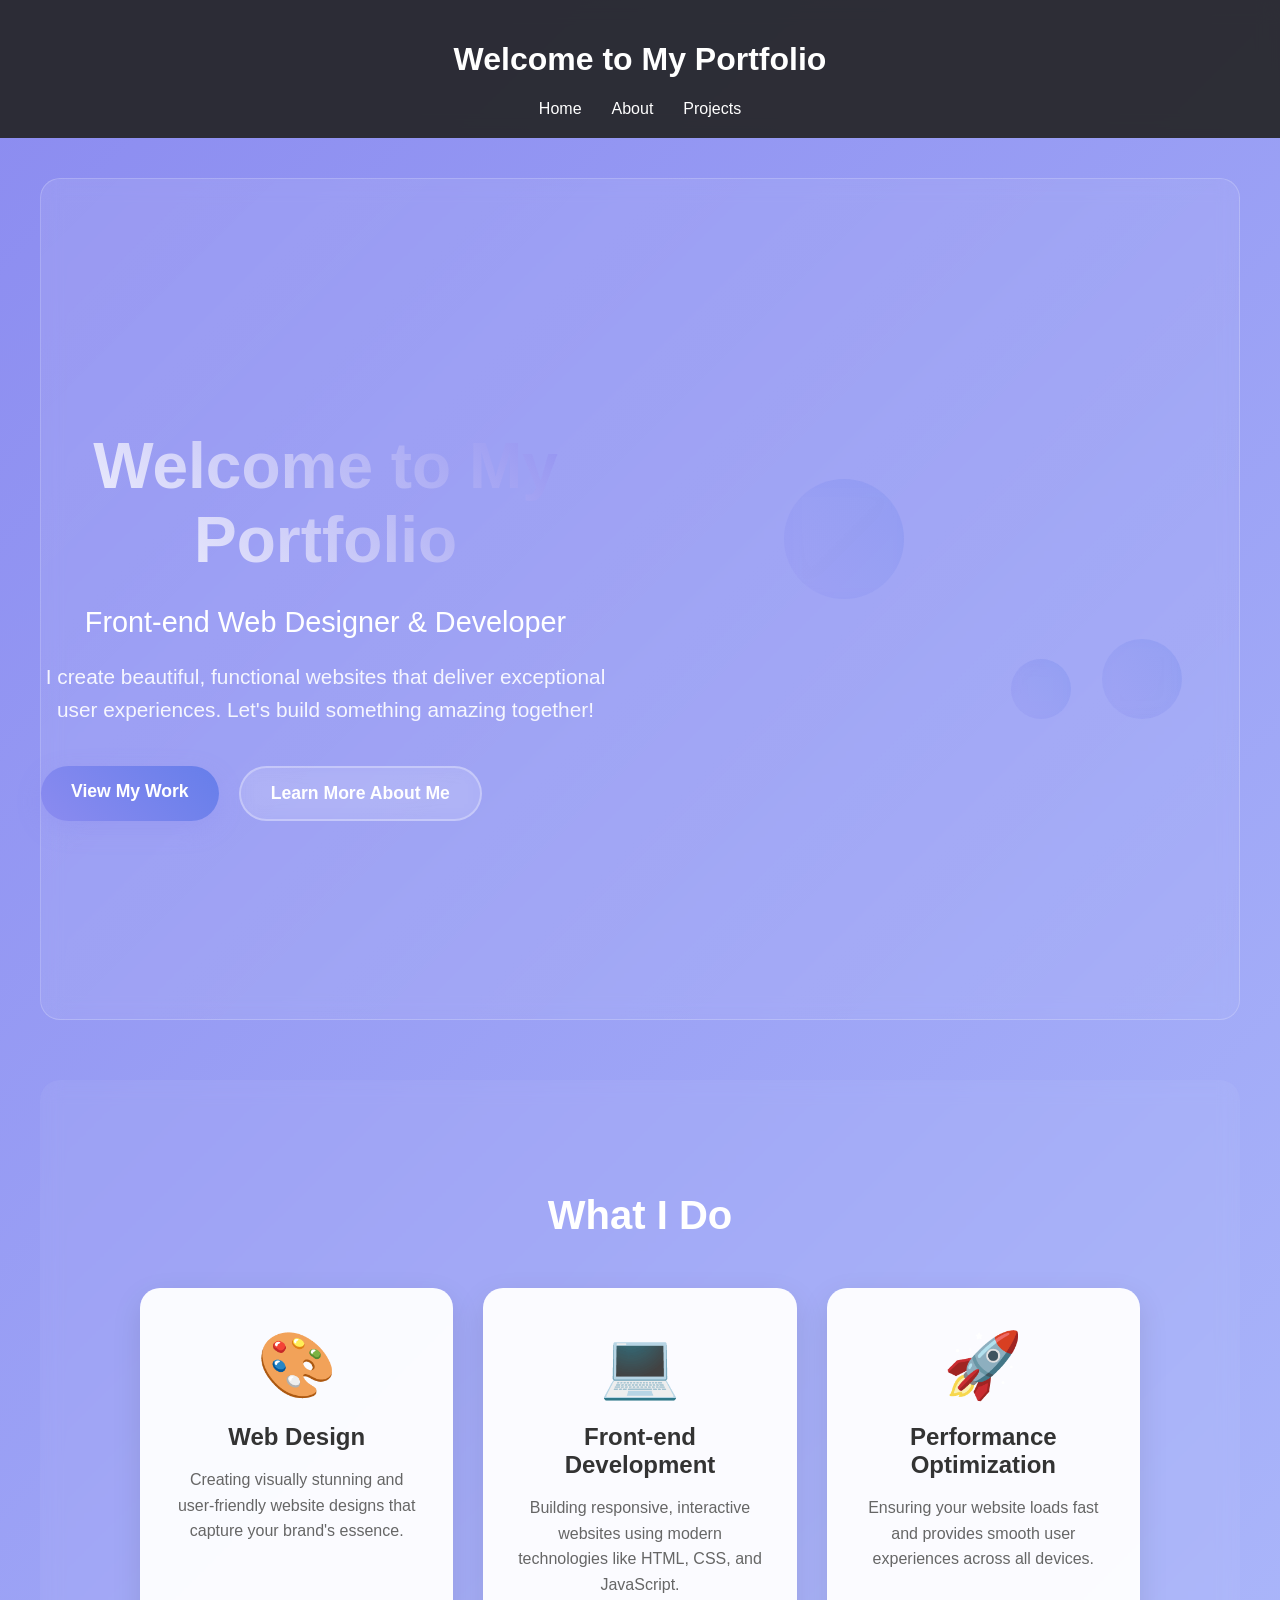
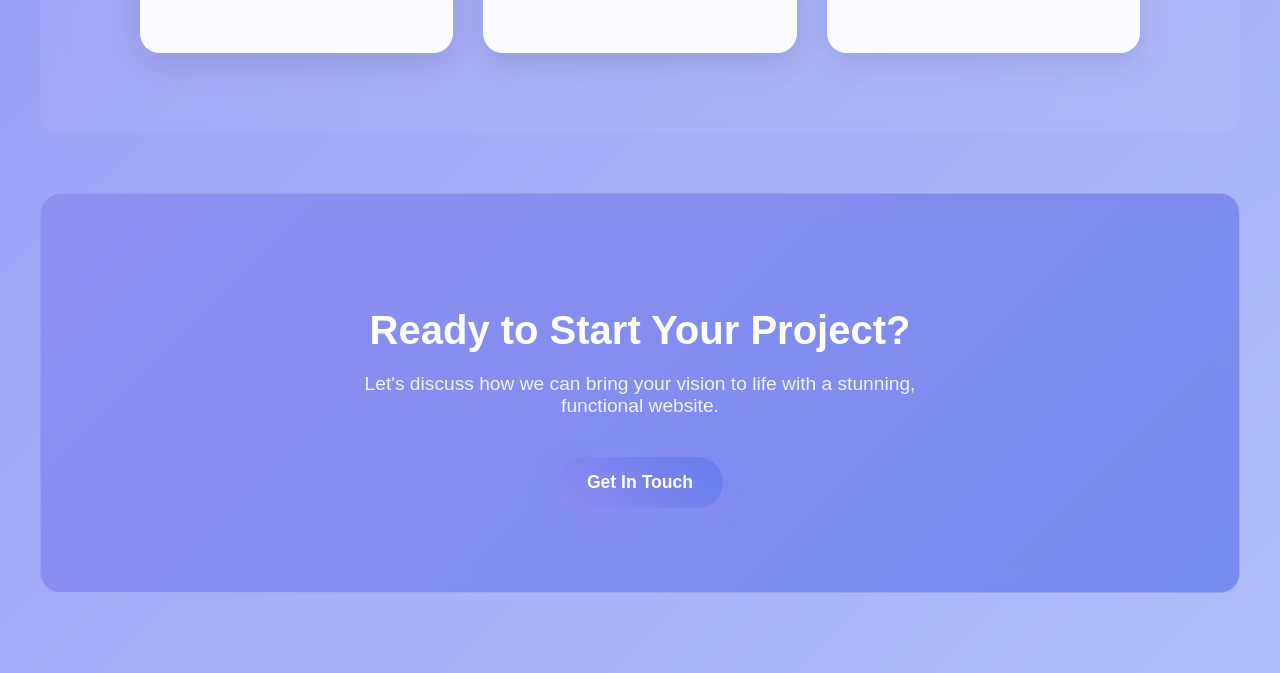
<file: My portfolio/index.html>
<!DOCTYPE html>
<html lang="en">
<head>
  <meta charset="UTF-8">
  <meta name="viewport" content="width=device-width, initial-scale=1.0">
  <title>My Portfolio</title>
  <link rel="stylesheet" href="style.css">
</head>
<body>
  <header>
    <h1 class="fade-in">Welcome to My Portfolio</h1>
    <nav>
      <a href="index.html">Home</a>
      <a href="about.html">About</a>
      <a href="projects.html">Projects</a>
    </nav>
  </header>
  <main>
    <section class="hero-section">
      <div class="hero-content">
        <h1 class="hero-title">Welcome to My Portfolio</h1>
        <p class="hero-subtitle">Front-end Web Designer & Developer</p>
        <p class="hero-description">I create beautiful, functional websites that deliver exceptional user experiences. Let's build something amazing together!</p>
        <div class="hero-buttons">
          <a href="projects.html" class="btn btn-primary">View My Work</a>
          <a href="about.html" class="btn btn-secondary">Learn More About Me</a>
        </div>
      </div>
      <div class="hero-image">
        <div class="floating-shapes">
          <div class="shape shape-1"></div>
          <div class="shape shape-2"></div>
          <div class="shape shape-3"></div>
        </div>
      </div>
    </section>

    <section class="services-section">
      <h2>What I Do</h2>
      <div class="services-grid">
        <div class="service-item">
          <div class="service-icon">🎨</div>
          <h3>Web Design</h3>
          <p>Creating visually stunning and user-friendly website designs that capture your brand's essence.</p>
        </div>
        <div class="service-item">
          <div class="service-icon">💻</div>
          <h3>Front-end Development</h3>
          <p>Building responsive, interactive websites using modern technologies like HTML, CSS, and JavaScript.</p>
        </div>
        <div class="service-item">
          <div class="service-icon">🚀</div>
          <h3>Performance Optimization</h3>
          <p>Ensuring your website loads fast and provides smooth user experiences across all devices.</p>
        </div>
      </div>
    </section>

    <section class="cta-section">
      <h2>Ready to Start Your Project?</h2>
      <p>Let's discuss how we can bring your vision to life with a stunning, functional website.</p>
      <a href="#contact" class="btn btn-primary">Get In Touch</a>
    </section>
  </main>
</body>
</html>
</file>
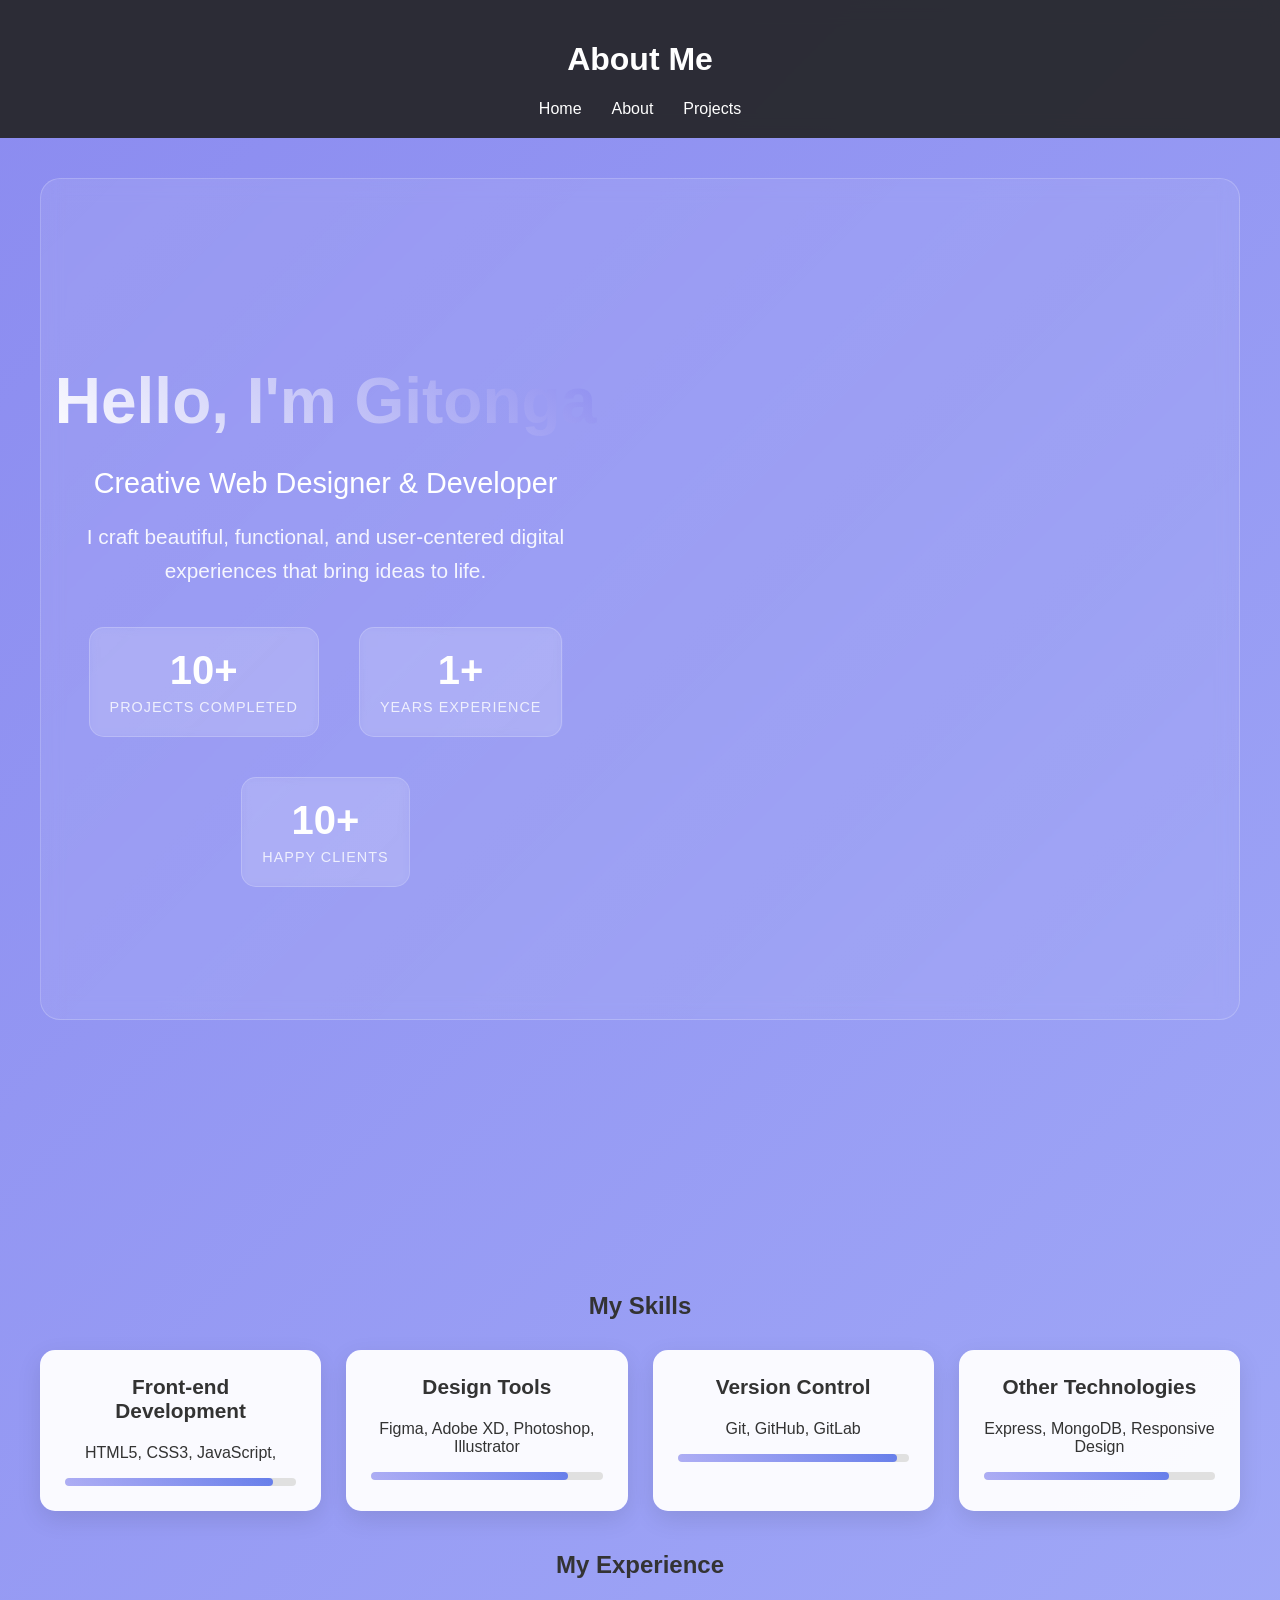
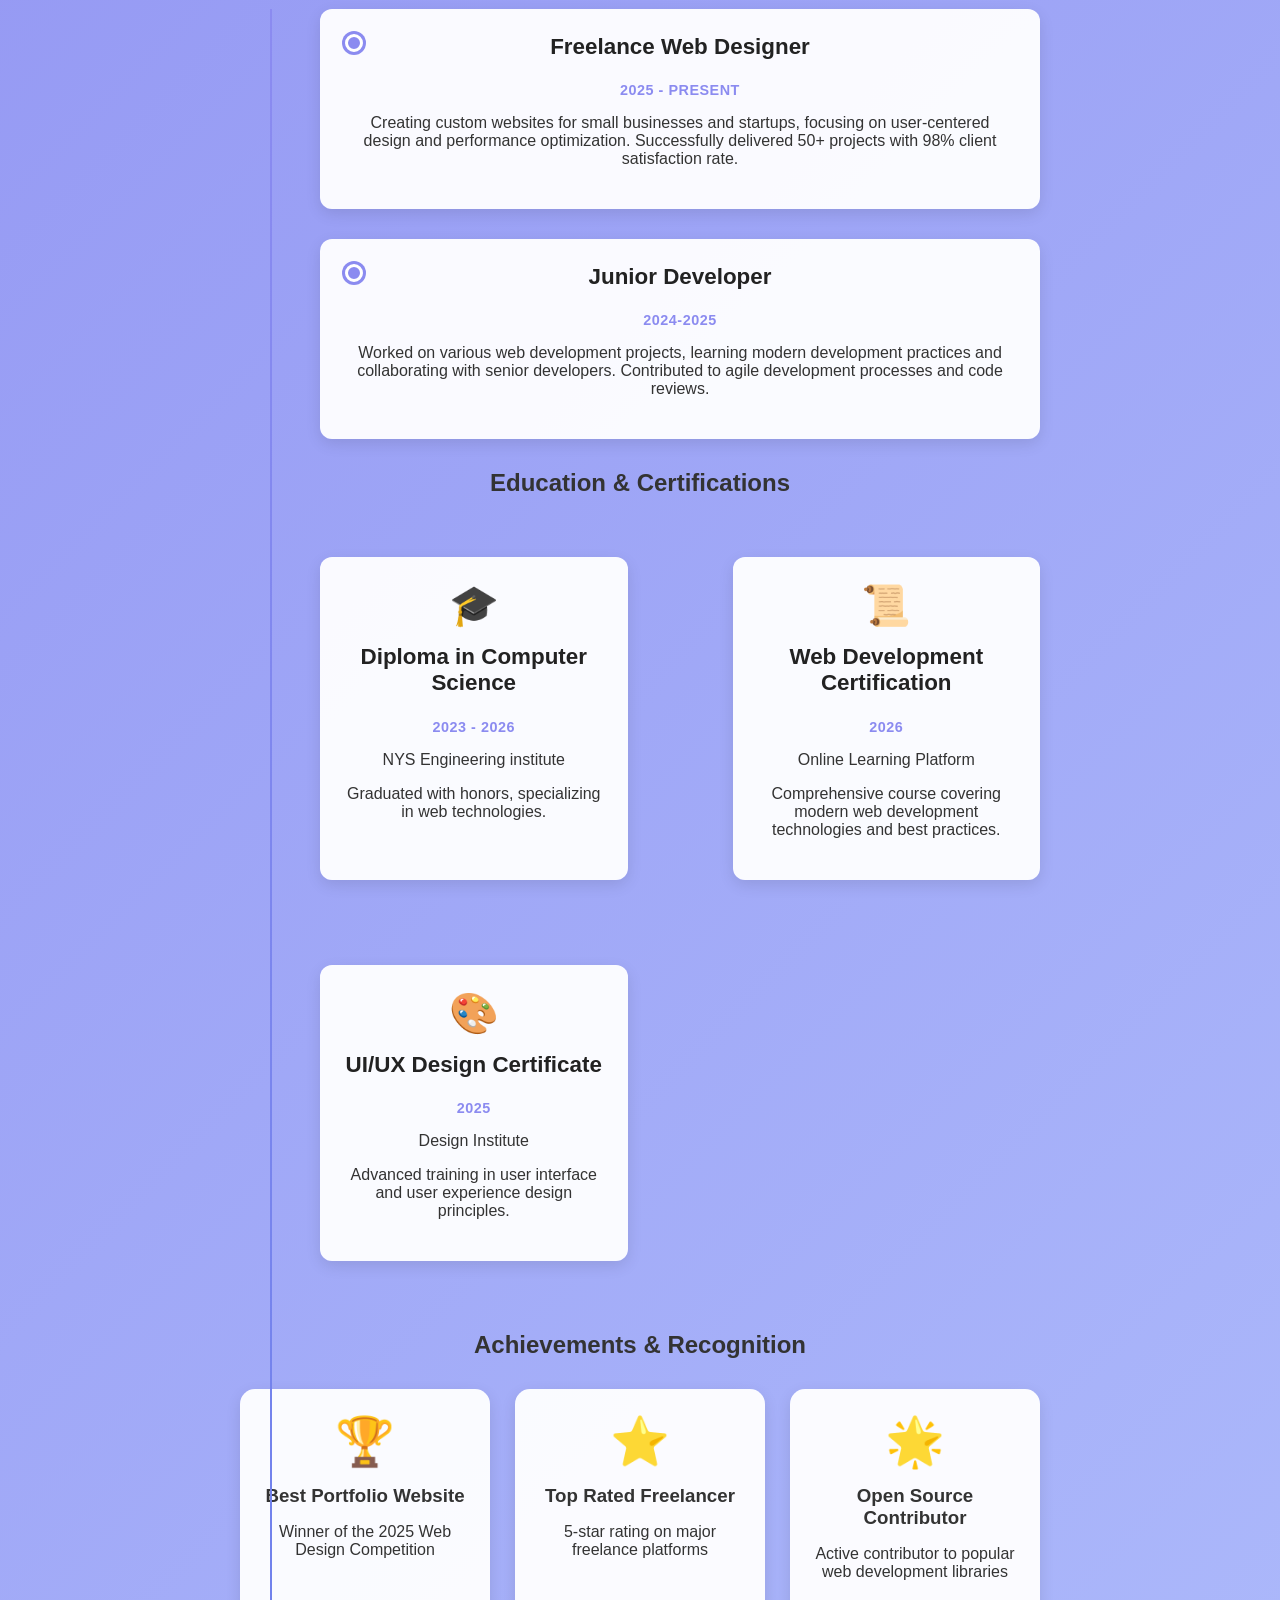
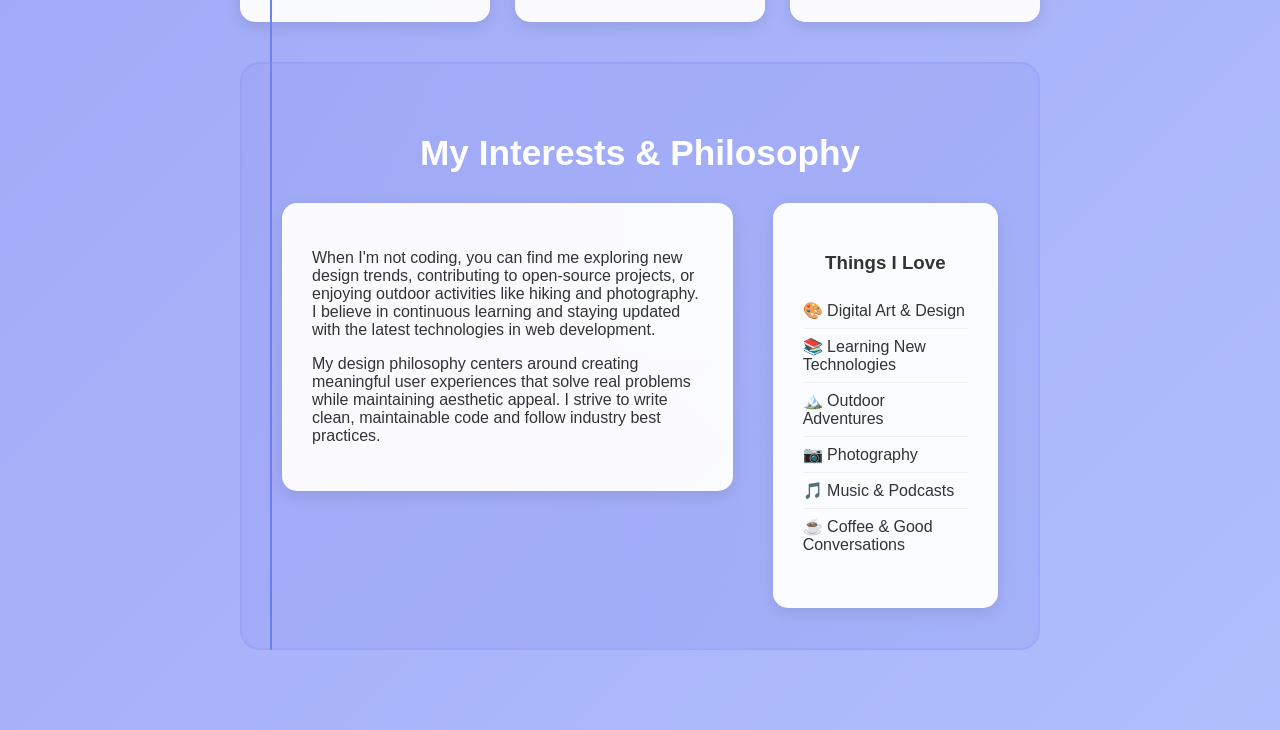
<file: My portfolio/about.html>
<!DOCTYPE html>
<html lang="en">
<head>
  <meta charset="UTF-8">
  <meta name="viewport" content="width=device-width, initial-scale=1.0">
  <title>About Me</title>
  <link rel="stylesheet" href="style.css">
</head>
<body>
  <header>
    <h1 class="fade-in">About Me</h1>
    <nav>
      <a href="index.html">Home</a>
      <a href="about.html">About</a>
      <a href="projects.html">Projects</a>
    </nav>
  </header>
  <main>
    <section class="hero-section">
      <div class="hero-content">
        <h2 class="hero-title">Hello, I'm Gitonga</h2>
        <p class="hero-subtitle">Creative Web Designer & Developer</p>
        <p class="hero-description">I craft beautiful, functional, and user-centered digital experiences that bring ideas to life.</p>
        <div class="hero-stats">
          <div class="stat-item">
            <span class="stat-number">10+</span>
            <span class="stat-label">Projects Completed</span>
          </div>
          <div class="stat-item">
            <span class="stat-number">1+</span>
            <span class="stat-label">Years Experience</span>
          </div>
          <div class="stat-item">
            <span class="stat-number">10+</span>
            <span class="stat-label">Happy Clients</span>
          </div>
        </div>
      </div>
    </section>

    <section class="bounce">
      <h2>Who I Am</h2>
      <p>I am Gitonga, a passionate front-end web designer and developer with a keen eye for detail and user experience.</p>
      <p>I specialize in creating responsive, accessible, and visually appealing websites using HTML, CSS, JavaScript, and modern frameworks like React. My journey in web development started with curiosity and has evolved into a career dedicated to crafting digital solutions that make a difference.</p>
      <blockquote class="quote">
        "Design is not just what it looks like and feels like. Design is how it works." - Steve Jobs
      </blockquote>
    </section>

    <section>
      <h2>My Skills</h2>
      <div class="skills-grid">
        <div class="skill-item">
          <h3>Front-end Development</h3>
          <p>HTML5, CSS3, JavaScript, </p>
          <div class="skill-bar">
            <div class="skill-progress" style="width: 90%"></div>
          </div>
        </div>
        <div class="skill-item">
          <h3>Design Tools</h3>
          <p>Figma, Adobe XD, Photoshop, Illustrator</p>
          <div class="skill-bar">
            <div class="skill-progress" style="width: 85%"></div>
          </div>
        </div>
        <div class="skill-item">
          <h3>Version Control</h3>
          <p>Git, GitHub, GitLab</p>
          <div class="skill-bar">
            <div class="skill-progress" style="width: 95%"></div>
          </div>
        </div>
        <div class="skill-item">
          <h3>Other Technologies</h3>
          <p> Express, MongoDB, Responsive Design</p>
          <div class="skill-bar">
            <div class="skill-progress" style="width: 80%"></div>
          </div>
        </div>
      </div>
    </section>

    <section class="fade-in">
      <h2>My Experience</h2>
      <div class="timeline">
        <div class="experience-item">
          <div class="timeline-dot"></div>
          <h3>Freelance Web Designer</h3>
          <p class="experience-date">2025 - Present</p>
          <p>Creating custom websites for small businesses and startups, focusing on user-centered design and performance optimization. Successfully delivered 50+ projects with 98% client satisfaction rate.</p>
        </div>
        <div class="experience-item">
          <div class="timeline-dot"></div>
          <h3>Junior Developer</h3>
          <p class="experience-date">2024-2025</p>
          <p>Worked on various web development projects, learning modern development practices and collaborating with senior developers. Contributed to agile development processes and code reviews.</p>
        </div>
       

    <section class="zoom-in">
      <h2>Education & Certifications</h2>
      <div class="education-grid">
        <div class="education-item">
          <div class="education-icon">🎓</div>
          <h3>Diploma in Computer Science</h3>
          <p class="education-date">2023 - 2026</p>
          <p>NYS Engineering institute</p>
          <p>Graduated with honors, specializing in web technologies.</p>
        </div>
        <div class="education-item">
          <div class="education-icon">📜</div>
          <h3>Web Development Certification</h3>
          <p class="education-date">2026</p>
          <p>Online Learning Platform</p>
          <p>Comprehensive course covering modern web development technologies and best practices.</p>
        </div>
        <div class="education-item">
          <div class="education-icon">🎨</div>
          <h3>UI/UX Design Certificate</h3>
          <p class="education-date">2025</p>
          <p>Design Institute</p>
          <p>Advanced training in user interface and user experience design principles.</p>
        </div>
      </div>
    </section>

    <section class="bounce">
      <h2>Achievements & Recognition</h2>
      <div class="achievements-grid">
        <div class="achievement-item">
          <div class="achievement-icon">🏆</div>
          <h3>Best Portfolio Website</h3>
          <p>Winner of the 2025 Web Design Competition</p>
        </div>
        <div class="achievement-item">
          <div class="achievement-icon">⭐</div>
          <h3>Top Rated Freelancer</h3>
          <p>5-star rating on major freelance platforms</p>
        </div>
        <div class="achievement-item">
          <div class="achievement-icon">🌟</div>
          <h3>Open Source Contributor</h3>
          <p>Active contributor to popular web development libraries</p>
        </div>
      </div>
    </section>

    <section class="interests-section">
      <h2>My Interests & Philosophy</h2>
      <div class="interests-content">
        <div class="interests-text">
          <p>When I'm not coding, you can find me exploring new design trends, contributing to open-source projects, or enjoying outdoor activities like hiking and photography. I believe in continuous learning and staying updated with the latest technologies in web development.</p>
          <p>My design philosophy centers around creating meaningful user experiences that solve real problems while maintaining aesthetic appeal. I strive to write clean, maintainable code and follow industry best practices.</p>
        </div>
        <div class="interests-hobbies">
          <h3>Things I Love</h3>
          <ul class="hobbies-list">
            <li>🎨 Digital Art & Design</li>
            <li>📚 Learning New Technologies</li>
            <li>🏔️ Outdoor Adventures</li>
            <li>📷 Photography</li>
            <li>🎵 Music & Podcasts</li>
            <li>☕ Coffee & Good Conversations</li>
          </ul>
        </div>
      </div>
    </section>
  </main>
</body>
</html>
</file>
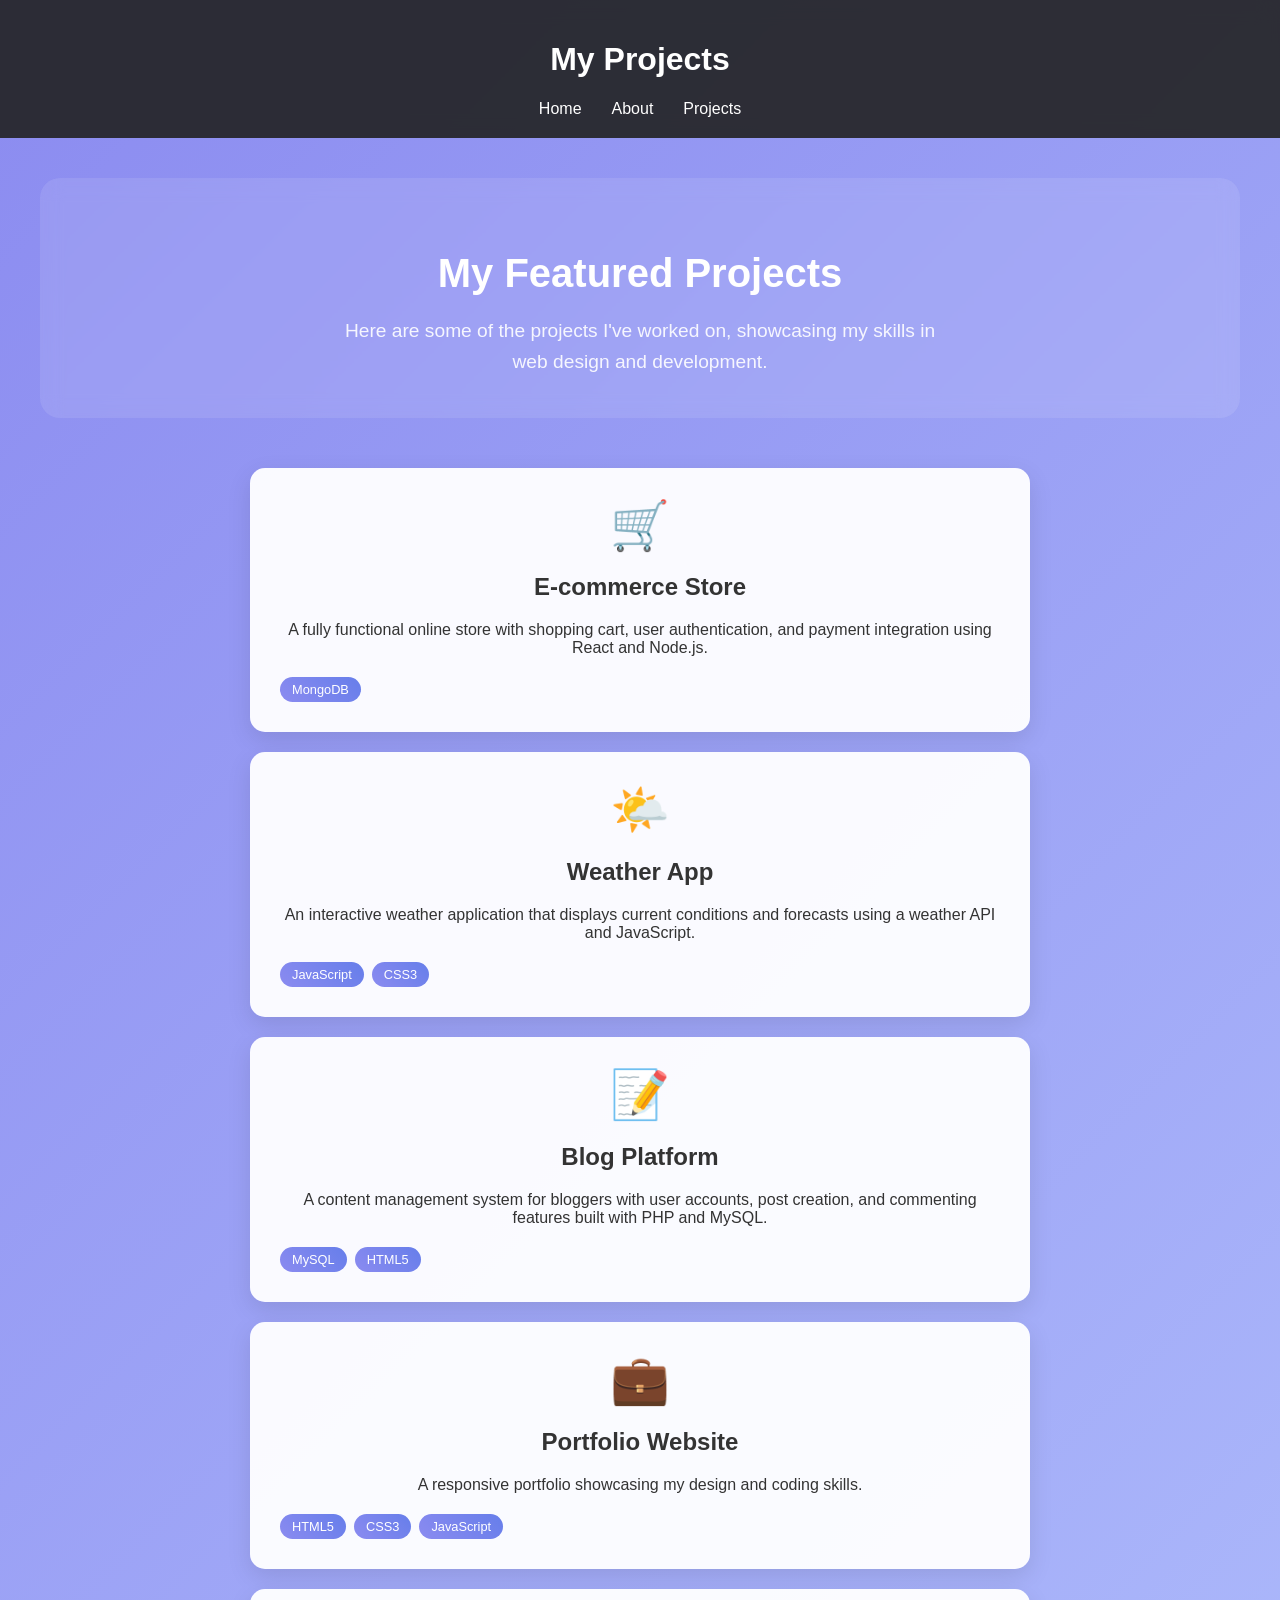
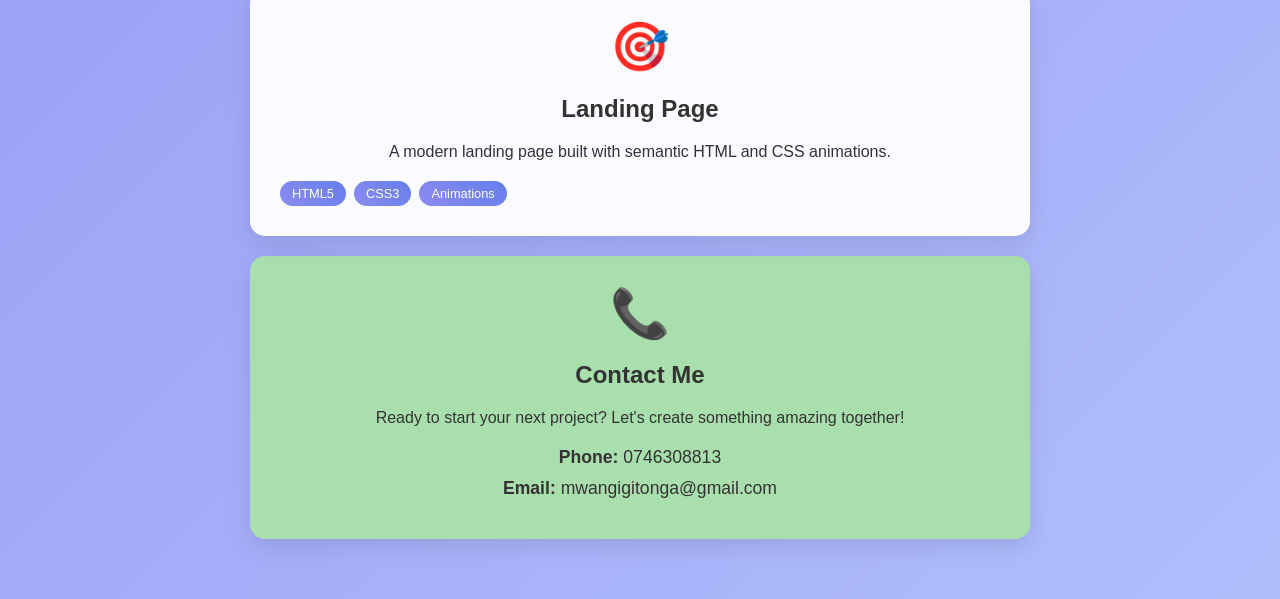
<file: My portfolio/projects.html>
<!DOCTYPE html>
<html lang="en">
<head>
  <meta charset="UTF-8">
  <meta name="viewport" content="width=device-width, initial-scale=1.0">
  <title>Projects</title>
  <link rel="stylesheet" href="style.css">
</head>
<body>
  <header>
    <h1 class="fade-in">My Projects</h1>
    <nav>
      <a href="index.html">Home</a>
      <a href="about.html">About</a>
      <a href="projects.html">Projects</a>
    </nav>
  </header>
  <main>
    <section class="projects-intro">
      <h2>My Featured Projects</h2>
      <p>Here are some of the projects I've worked on, showcasing my skills in web design and development.</p>
    </section>

    <div class="project-card zoom-in">
      <div class="project-icon">🛒</div>
      <h2>E-commerce Store</h2>
      <p>A fully functional online store with shopping cart, user authentication, and payment integration using React and Node.js.</p>
      <div class="project-tech">
        <span class="tech-tag">MongoDB</span>
      </div>
    </div>
    <div class="project-card zoom-in">
      <div class="project-icon">🌤️</div>
      <h2>Weather App</h2>
      <p>An interactive weather application that displays current conditions and forecasts using a weather API and JavaScript.</p>
      <div class="project-tech">
        <span class="tech-tag">JavaScript</span>
        <span class="tech-tag">CSS3</span>
      </div>
    </div>
    <div class="project-card zoom-in">
      <div class="project-icon">📝</div>
      <h2>Blog Platform</h2>
      <p>A content management system for bloggers with user accounts, post creation, and commenting features built with PHP and MySQL.</p>
      <div class="project-tech">
        <span class="tech-tag">MySQL</span>
        <span class="tech-tag">HTML5</span>
      </div>
    </div>
    <div class="project-card zoom-in">
      <div class="project-icon">💼</div>
      <h2>Portfolio Website</h2>
      <p>A responsive portfolio showcasing my design and coding skills.</p>
      <div class="project-tech">
        <span class="tech-tag">HTML5</span>
        <span class="tech-tag">CSS3</span>
        <span class="tech-tag">JavaScript</span>
      </div>
    </div>
    <div class="project-card zoom-in">
      <div class="project-icon">🎯</div>
      <h2>Landing Page</h2>
      <p>A modern landing page built with semantic HTML and CSS animations.</p>
      <div class="project-tech">
        <span class="tech-tag">HTML5</span>
        <span class="tech-tag">CSS3</span>
        <span class="tech-tag">Animations</span>
      </div>
    </div>
    <div class="contacts-card zoom-in">
      <div class="contact-icon">📞</div>
      <h2>Contact Me</h2>
      <p>Ready to start your next project? Let's create something amazing together!</p>
      <div class="contact-info">
        <p><strong>Phone:</strong> 0746308813</p>
        <p><strong>Email:</strong> mwangigitonga@gmail.com</p>
      </div>
    </div>
  </main>
</body>
</html>
</file>
<file: My portfolio/style.css>
body {
  font-family: 'Segoe UI', Tahoma, Geneva, Verdana, sans-serif;
  margin: 0;
  padding: 0;
  background: linear-gradient(135deg, #8b8bf0 0%, #b0befc 100%);
  color: #333;
  min-height: 100vh;
}

header {
  background: rgba(34, 34, 34, 0.9);
  backdrop-filter: blur(10px);
  color: #fff;
  padding: 20px;
  text-align: center;
  position: relative;
  z-index: 100;
}

nav {
  display: flex;
  justify-content: center;
  flex-wrap: wrap;
}

nav a {
  color: #fff;
  margin: 0 15px;
  text-decoration: none;
  transition: all 0.3s ease;
  position: relative;
}

nav a:hover {
  text-decoration: none;
  color: #8b8bf0;
}

nav a::after {
  content: '';
  position: absolute;
  width: 0;
  height: 2px;
  bottom: -5px;
  left: 50%;
  background-color: #8b8bf0;
  transition: all 0.3s ease;
}

nav a:hover::after {
  width: 100%;
  left: 0;
}

main {
  padding: 40px;
  text-align: center;
  max-width: 1200px;
  margin: 0 auto;
}

main section {
  margin-bottom: 40px;
  opacity: 0;
  animation: sectionFadeIn 1s ease-out forwards;
}

main section:nth-child(1) { animation-delay: 0.2s; }
main section:nth-child(2) { animation-delay: 0.4s; }
main section:nth-child(3) { opacity: 1 !important; animation-delay: 0s; }
main section:nth-child(4) { opacity: 1 !important; animation-delay: 0s; }
main section:nth-child(5) { opacity: 1 !important; animation-delay: 0s; }
main section:nth-child(6) { animation-delay: 0.6s; }
main section:nth-child(7) { animation-delay: 0.8s; }

@keyframes sectionFadeIn {
  from { opacity: 0; transform: translateY(30px); }
  to { opacity: 1; transform: translateY(0); }
}


.fade-in {
  animation: fadeIn 2s ease-in;
}

.slide-in {
  animation: slideIn 2s ease-out;
}

.bounce {
  animation: bounce  infinite;
}

.zoom-in {
  animation: zoomIn 1.5s ease-in;
}


@keyframes fadeIn {
  from { opacity: 0; }
  to { opacity: 1; }
}

@keyframes slideIn {
  from { transform: translateX(-100%); opacity: 0; }
  to { transform: translateX(0); opacity: 1; }
}

@keyframes bounce {
  0%, 100% { transform: translateY(0); }
  50% { transform: translateY(-15px); }
}

@keyframes zoomIn {
  from { transform: scale(0.8); opacity: 0; }
  to { transform: scale(1); opacity: 1; }
}

/* Hero Section */
.hero-section {
  background: linear-gradient(135deg, rgba(255,255,255,0.1) 0%, rgba(255,255,255,0.05) 100%);
  border-radius: 20px;
  padding: 60px 40px;
  margin-bottom: 60px;
  backdrop-filter: blur(10px);
  border: 1px solid rgba(255,255,255,0.2);
}

.hero-content {
  max-width: 800px;
  margin: 0 auto;
}

.hero-title {
  font-size: 3.5rem;
  margin-bottom: 10px;
  background: linear-gradient(45deg, #fff, #8b8bf0);
  -webkit-background-clip: text;
  -webkit-text-fill-color: transparent;
  background-clip: text;
  animation: textGlow 2s ease-in-out infinite alternate;
}

@keyframes textGlow {
  from { filter: brightness(1); }
  to { filter: brightness(1.2); }
}

.hero-subtitle {
  font-size: 1.5rem;
  color: #fff;
  margin-bottom: 20px;
  font-weight: 300;
}

.hero-description {
  font-size: 1.2rem;
  color: rgba(255,255,255,0.9);
  margin-bottom: 40px;
  line-height: 1.6;
}

.hero-stats {
  display: flex;
  justify-content: center;
  gap: 40px;
  flex-wrap: wrap;
}

.stat-item {
  text-align: center;
  padding: 20px;
  background: rgba(255,255,255,0.1);
  border-radius: 15px;
  backdrop-filter: blur(5px);
  border: 1px solid rgba(255,255,255,0.2);
  transition: transform 0.3s ease;
}

.stat-item:hover {
  transform: translateY(-5px);
}

.stat-number {
  display: block;
  font-size: 2.5rem;
  font-weight: bold;
  color: #fff;
  margin-bottom: 5px;
}

.stat-label {
  color: rgba(255,255,255,0.8);
  font-size: 0.9rem;
  text-transform: uppercase;
  letter-spacing: 1px;
}

/* Quote */
.quote {
  font-style: italic;
  font-size: 1.3rem;
  color: rgba(255,255,255,0.9);
  border-left: 4px solid #8b8bf0;
  padding-left: 20px;
  margin: 30px 0;
  position: relative;
}

.quote::before {
  content: '"';
  font-size: 4rem;
  color: #8b8bf0;
  position: absolute;
  left: -20px;
  top: -20px;
  opacity: 0.3;
}


.project-card {
  background: rgba(255,255,255,0.95);
  margin: 20px auto;
  padding: 30px;
  width: 60%;
  border-radius: 15px;
  box-shadow: 0 8px 25px rgba(0,0,0,0.1);
  transition: all 0.3s ease;
  position: relative;
  overflow: hidden;
}

.project-card:hover {
  transform: translateY(-5px);
  box-shadow: 0 15px 35px rgba(0,0,0,0.15);
}

.project-card::before {
  content: '';
  position: absolute;
  top: 0;
  left: -100%;
  width: 100%;
  height: 100%;
  background: linear-gradient(90deg, transparent, rgba(139,139,240,0.05), transparent);
  transition: left 0.6s ease;
}

.project-card:hover::before {
  left: 100%;
}

.project-icon {
  font-size: 3rem;
  margin-bottom: 15px;
  text-align: center;
}

.project-tech {
  display: flex;
  flex-wrap: wrap;
  gap: 8px;
  margin-top: 20px;
}

.tech-tag {
  background: linear-gradient(45deg, #8b8bf0, #667eea);
  color: white;
  padding: 5px 12px;
  border-radius: 20px;
  font-size: 0.8rem;
  font-weight: 500;
}

.contacts-card {
  background: rgba(169,226,169,0.95);
  margin: 20px auto;
  padding: 30px;
  width: 60%;
  border-radius: 15px;
  box-shadow: 0 8px 25px rgba(0,0,0,0.1);
  transition: all 0.3s ease;
}

.contacts-card:hover {
  transform: translateY(-5px);
  box-shadow: 0 15px 35px rgba(0,0,0,0.15);
}

.contact-icon {
  font-size: 3rem;
  margin-bottom: 15px;
  text-align: center;
}

.contact-info {
  margin-top: 20px;
  text-align: center;
}

.contact-info p {
  margin: 10px 0;
  font-size: 1.1rem;
}

/* Projects intro */
.projects-intro {
  text-align: center;
  margin-bottom: 50px;
  padding: 40px;
  background: rgba(255,255,255,0.1);
  border-radius: 20px;
  backdrop-filter: blur(10px);
}

.projects-intro h2 {
  color: white;
  font-size: 2.5rem;
  margin-bottom: 20px;
}

.projects-intro p {
  color: rgba(255,255,255,0.9);
  font-size: 1.2rem;
  max-width: 600px;
  margin: 0 auto;
  line-height: 1.6;
}

/* About page styles */
.skills-grid {
  display: grid;
  grid-template-columns: repeat(auto-fit, minmax(280px, 1fr));
  gap: 25px;
  margin: 30px 0;
}

.skill-item {
  background: rgba(255,255,255,0.95);
  padding: 25px;
  border-radius: 15px;
  text-align: center;
  box-shadow: 0 8px 25px rgba(0,0,0,0.1);
  transition: all 0.3s ease;
  position: relative;
  overflow: hidden;
}

.skill-item::before {
  content: '';
  position: absolute;
  top: 0;
  left: -100%;
  width: 100%;
  height: 100%;
  background: linear-gradient(90deg, transparent, rgba(139,139,240,0.1), transparent);
  transition: left 0.5s ease;
}

.skill-item:hover::before {
  left: 100%;
}

.skill-item:hover {
  transform: translateY(-5px);
  box-shadow: 0 15px 35px rgba(0,0,0,0.15);
}

.skill-item h3 {
  margin-top: 0;
  color: #333;
  font-size: 1.3rem;
}

.skill-bar {
  width: 100%;
  height: 8px;
  background: #e0e0e0;
  border-radius: 4px;
  margin-top: 15px;
  overflow: hidden;
}

.skill-progress {
  height: 100%;
  background: linear-gradient(45deg, #8b8bf0, #667eea);
  border-radius: 4px;
  transition: width 1.5s ease;
  position: relative;
}

.skill-progress::after {
  content: '';
  position: absolute;
  top: 0;
  left: 0;
  width: 100%;
  height: 100%;
  background: linear-gradient(45deg, rgba(255,255,255,0.3), transparent);
  animation: shimmer 2s infinite;
}

@keyframes shimmer {
  0% { transform: translateX(-100%); }
  100% { transform: translateX(100%); }
}

/* Timeline */
.timeline {
  position: relative;
  max-width: 800px;
  margin: 0 auto;
}

.timeline::before {
  content: '';
  position: absolute;
  left: 30px;
  top: 0;
  bottom: 0;
  width: 2px;
  background: linear-gradient(to bottom, #8b8bf0, #667eea);
}

.timeline-dot {
  position: absolute;
  left: 25px;
  width: 12px;
  height: 12px;
  background: #8b8bf0;
  border-radius: 50%;
  border: 3px solid #fff;
  box-shadow: 0 0 0 3px #8b8bf0;
}

.experience-item, .education-item {
  background: rgba(255,255,255,0.95);
  margin: 30px 0 30px 80px;
  padding: 25px;
  border-radius: 12px;
  box-shadow: 0 5px 15px rgba(0,0,0,0.1);
  position: relative;
  transition: all 0.3s ease;
}

.experience-item:hover, .education-item:hover {
  transform: translateX(10px);
  box-shadow: 0 10px 25px rgba(0,0,0,0.15);
}

.experience-item h3, .education-item h3 {
  margin-top: 0;
  color: #222;
  font-size: 1.4rem;
}

.experience-date, .education-date {
  color: #8b8bf0;
  font-weight: 600;
  margin-bottom: 15px;
  text-transform: uppercase;
  letter-spacing: 0.5px;
  font-size: 0.9rem;
}

/* Education Grid */
.education-grid {
  display: grid;
  grid-template-columns: repeat(auto-fit, minmax(300px, 1fr));
  gap: 25px;
  margin: 30px 0;
}

.education-icon {
  font-size: 2.5rem;
  margin-bottom: 15px;
}

/* Achievements */
.achievements-grid {
  display: grid;
  grid-template-columns: repeat(auto-fit, minmax(250px, 1fr));
  gap: 25px;
  margin: 30px 0;
}

.achievement-item {
  background: rgba(255,255,255,0.95);
  padding: 25px;
  border-radius: 15px;
  text-align: center;
  box-shadow: 0 5px 15px rgba(0,0,0,0.1);
  transition: all 0.3s ease;
}

.achievement-item:hover {
  transform: translateY(-5px);
  box-shadow: 0 15px 35px rgba(0,0,0,0.15);
}

.achievement-icon {
  font-size: 3rem;
  margin-bottom: 15px;
}

.achievement-item h3 {
  margin: 15px 0;
  color: #333;
}

/* Interests Section - Always Visible */
.interests-section {
  opacity: 1 !important;
  animation: interestsGlow 3s ease-in-out infinite alternate;
  background: linear-gradient(135deg, rgba(139,139,240,0.1) 0%, rgba(102,126,234,0.1) 100%);
  border-radius: 20px;
  padding: 40px;
  margin: 20px 0 40px 0;
  border: 2px solid rgba(139,139,240,0.3);
  position: relative;
  overflow: hidden;
}

.interests-section::before {
  content: '';
  position: absolute;
  top: -50%;
  left: -50%;
  width: 200%;
  height: 200%;
  background: conic-gradient(from 0deg, transparent, rgba(139,139,240,0.1), transparent);
  animation: rotate 8s linear infinite;
  z-index: -1;
}

@keyframes interestsGlow {
  from {
    box-shadow: 0 0 20px rgba(139,139,240,0.2), 0 0 40px rgba(139,139,240,0.1);
    transform: scale(1);
  }
  to {
    box-shadow: 0 0 30px rgba(139,139,240,0.4), 0 0 60px rgba(139,139,240,0.2);
    transform: scale(1.02);
  }
}

@keyframes rotate {
  from { transform: rotate(0deg); }
  to { transform: rotate(360deg); }
}

.interests-section h2 {
  color: white;
  text-align: center;
  margin-bottom: 30px;
  font-size: 2.2rem;
  position: relative;
  z-index: 2;
}

/* Interests */
.interests-content {
  display: grid;
  grid-template-columns: 2fr 1fr;
  gap: 40px;
  align-items: start;
}

.interests-text {
  text-align: left;
  background: rgba(255,255,255,0.95);
  padding: 30px;
  border-radius: 15px;
  box-shadow: 0 5px 15px rgba(0,0,0,0.1);
}

.interests-hobbies {
  background: rgba(255,255,255,0.95);
  padding: 30px;
  border-radius: 15px;
  box-shadow: 0 5px 15px rgba(0,0,0,0.1);
}

.hobbies-list {
  list-style: none;
  padding: 0;
  text-align: left;
}

.hobbies-list li {
  padding: 8px 0;
  border-bottom: 1px solid #f0f0f0;
  transition: all 0.3s ease;
}

.hobbies-list li:hover {
  padding-left: 10px;
  color: #8b8bf0;
}

.hobbies-list li:last-child {
  border-bottom: none;
}

/* Index page styles */
.hero-section {
  display: grid;
  grid-template-columns: 1fr 1fr;
  gap: 60px;
  align-items: center;
  min-height: 80vh;
  padding: 60px 0;
}

.hero-content {
  max-width: 600px;
}

.hero-title {
  font-size: 4rem;
  margin-bottom: 20px;
  background: linear-gradient(45deg, #fff, #8b8bf0);
  -webkit-background-clip: text;
  -webkit-text-fill-color: transparent;
  background-clip: text;
  animation: textGlow 2s ease-in-out infinite alternate;
}

.hero-subtitle {
  font-size: 1.8rem;
  color: #fff;
  margin-bottom: 20px;
  font-weight: 300;
}

.hero-description {
  font-size: 1.3rem;
  color: rgba(255,255,255,0.9);
  margin-bottom: 40px;
  line-height: 1.6;
}

.hero-buttons {
  display: flex;
  gap: 20px;
  flex-wrap: wrap;
}

.btn {
  display: inline-block;
  padding: 15px 30px;
  border-radius: 50px;
  text-decoration: none;
  font-weight: 600;
  font-size: 1.1rem;
  transition: all 0.3s ease;
  position: relative;
  overflow: hidden;
}

.btn::before {
  content: '';
  position: absolute;
  top: 0;
  left: -100%;
  width: 100%;
  height: 100%;
  background: linear-gradient(90deg, transparent, rgba(255,255,255,0.2), transparent);
  transition: left 0.5s ease;
}

.btn:hover::before {
  left: 100%;
}

.btn-primary {
  background: linear-gradient(45deg, #8b8bf0, #667eea);
  color: white;
  box-shadow: 0 8px 25px rgba(139,139,240,0.3);
}

.btn-primary:hover {
  transform: translateY(-3px);
  box-shadow: 0 15px 35px rgba(139,139,240,0.4);
}

.btn-secondary {
  background: rgba(255,255,255,0.1);
  color: white;
  border: 2px solid rgba(255,255,255,0.3);
  backdrop-filter: blur(10px);
}

.btn-secondary:hover {
  background: rgba(255,255,255,0.2);
  border-color: rgba(255,255,255,0.5);
  transform: translateY(-3px);
}

.hero-image {
  position: relative;
  height: 400px;
}

.floating-shapes {
  position: relative;
  width: 100%;
  height: 100%;
}

.shape {
  position: absolute;
  border-radius: 50%;
  background: linear-gradient(45deg, rgba(139,139,240,0.3), rgba(102,126,234,0.3));
  backdrop-filter: blur(10px);
  animation: float 6s ease-in-out infinite;
}

.shape-1 {
  width: 120px;
  height: 120px;
  top: 20%;
  left: 20%;
  animation-delay: 0s;
}

.shape-2 {
  width: 80px;
  height: 80px;
  top: 60%;
  right: 10%;
  animation-delay: 2s;
}

.shape-3 {
  width: 60px;
  height: 60px;
  bottom: 20%;
  left: 60%;
  animation-delay: 4s;
}

@keyframes float {
  0%, 100% { transform: translateY(0px) rotate(0deg); }
  33% { transform: translateY(-20px) rotate(120deg); }
  66% { transform: translateY(10px) rotate(240deg); }
}

/* Services Section */
.services-section {
  padding: 80px 0;
  background: rgba(255,255,255,0.05);
  border-radius: 20px;
  margin: 60px 0;
  backdrop-filter: blur(10px);
}

.services-section h2 {
  color: white;
  margin-bottom: 50px;
  font-size: 2.5rem;
}

.services-grid {
  display: grid;
  grid-template-columns: repeat(auto-fit, minmax(300px, 1fr));
  gap: 30px;
  max-width: 1000px;
  margin: 0 auto;
}

.service-item {
  background: rgba(255,255,255,0.95);
  padding: 40px 30px;
  border-radius: 20px;
  text-align: center;
  box-shadow: 0 10px 30px rgba(0,0,0,0.1);
  transition: all 0.3s ease;
}

.service-item:hover {
  transform: translateY(-10px);
  box-shadow: 0 20px 40px rgba(0,0,0,0.15);
}

.service-icon {
  font-size: 4rem;
  margin-bottom: 20px;
}

.service-item h3 {
  color: #333;
  margin: 20px 0 15px 0;
  font-size: 1.5rem;
}

.service-item p {
  color: #666;
  line-height: 1.6;
}

/* CTA Section */
.cta-section {
  background: linear-gradient(135deg, rgba(139,139,240,0.8) 0%, rgba(102,126,234,0.8) 100%);
  padding: 80px 40px;
  border-radius: 20px;
  text-align: center;
  margin-top: 60px;
  backdrop-filter: blur(10px);
  border: 1px solid rgba(255,255,255,0.2);
}

.cta-section h2 {
  color: white;
  font-size: 2.5rem;
  margin-bottom: 20px;
}

.cta-section p {
  color: rgba(255,255,255,0.9);
  font-size: 1.2rem;
  margin-bottom: 40px;
  max-width: 600px;
  margin-left: auto;
  margin-right: auto;
}

/* Responsive styles */
@media (max-width: 768px) {
  header {
    padding: 15px;
  }

  nav {
    flex-direction: column;
  }

  nav a {
    margin: 5px 0;
  }

  main {
    padding: 20px;
  }

  .hero-section {
    padding: 40px 20px;
  }

  .hero-title {
    font-size: 2.5rem;
  }

  .hero-stats {
    gap: 20px;
  }

  .stat-item {
    padding: 15px;
  }

  .stat-number {
    font-size: 2rem;
  }

  .project-card, .contacts-card {
    width: 90%;
  }

  .skills-grid {
    grid-template-columns: 1fr;
  }

  .timeline::before {
    left: 20px;
  }

  .timeline-dot {
    left: 15px;
  }

  .experience-item, .education-item {
    margin-left: 60px;
    padding: 20px;
  }

  .education-grid {
    grid-template-columns: 1fr;
  }

  .achievements-grid {
    grid-template-columns: 1fr;
  }

  .interests-content {
    grid-template-columns: 1fr;
    gap: 20px;
  }

  .interests-text, .interests-hobbies {
    text-align: center;
  }

  .hobbies-list {
    text-align: center;
  }

  /* Index page responsive */
  .hero-section {
    grid-template-columns: 1fr;
    gap: 40px;
    text-align: center;
    min-height: auto;
    padding: 40px 0;
  }

  .hero-title {
    font-size: 2.5rem;
  }

  .hero-subtitle {
    font-size: 1.4rem;
  }

  .hero-description {
    font-size: 1.1rem;
  }

  .hero-buttons {
    justify-content: center;
  }

  .hero-image {
    height: 300px;
  }

  .shape-1, .shape-2, .shape-3 {
    width: 60px;
    height: 60px;
  }

  .services-grid {
    grid-template-columns: 1fr;
    gap: 20px;
  }

  .services-section {
    padding: 40px 20px;
    margin: 30px 0;
  }

  .services-section h2 {
    font-size: 2rem;
  }

  .cta-section {
    padding: 40px 20px;
  }

  .cta-section h2 {
    font-size: 2rem;
  }

  /* Projects page responsive */
  .projects-intro {
    padding: 30px 20px;
  }

  .projects-intro h2 {
    font-size: 2rem;
  }

  .project-card, .contacts-card {
    width: 90%;
    padding: 25px;
  }

  .project-tech {
    justify-content: center;
  }

  /* Interests section responsive */
  .interests-section {
    padding: 30px 20px;
    margin: 20px 0;
  }

  .interests-section h2 {
    font-size: 1.8rem;
  }
}
</file>
